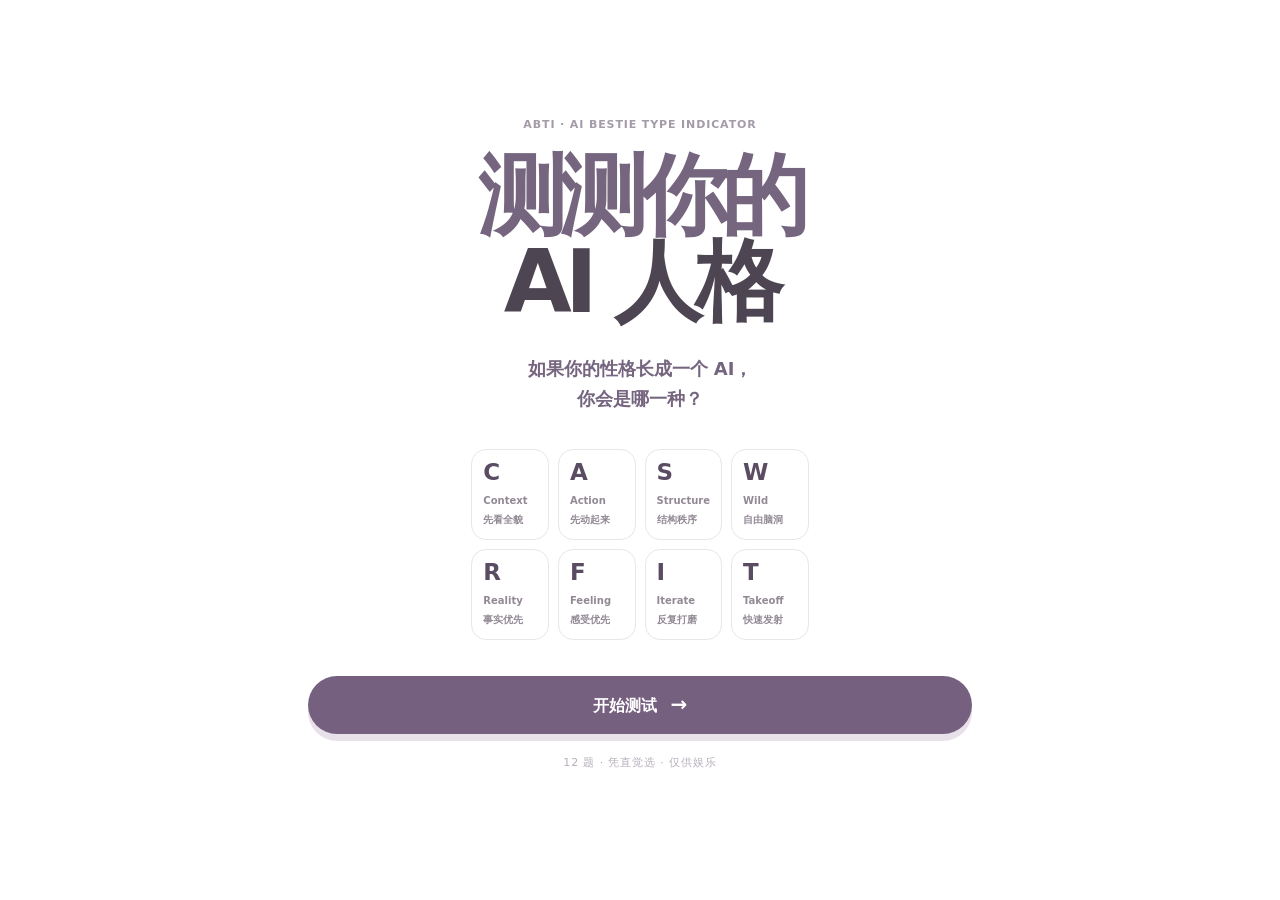
<file: index.html>
<!doctype html>
<html lang="zh-CN">
  <head>
    <meta charset="UTF-8" />
    <meta name="viewport" content="width=device-width, initial-scale=1.0" />
    <meta name="description" content="ABTI：测测你的 AI 人格。" />
    <title>ABTI｜测测你的 AI 人格</title>
    <link rel="stylesheet" href="style.css" />
  </head>
  <body>
    <main class="app-shell">
      <section id="intro-screen" class="screen intro-screen active" aria-labelledby="intro-title">
        <p class="eyebrow">ABTI · AI BESTIE TYPE INDICATOR</p>
        <h1 id="intro-title">测测你的<br /><em>AI 人格</em></h1>
        <p class="intro-copy">如果你的性格长成一个 AI，<br />你会是哪一种？</p>
        <div class="type-grid" aria-label="ABTI 四个维度">
          <div><b>C</b><span>Context<br />先看全貌</span></div><div><b>A</b><span>Action<br />先动起来</span></div><div><b>S</b><span>Structure<br />结构秩序</span></div><div><b>W</b><span>Wild<br />自由脑洞</span></div>
          <div><b>R</b><span>Reality<br />事实优先</span></div><div><b>F</b><span>Feeling<br />感受优先</span></div><div><b>I</b><span>Iterate<br />反复打磨</span></div><div><b>T</b><span>Takeoff<br />快速发射</span></div>
        </div>
        <button id="start-btn" class="primary-button">开始测试 <span>→</span></button>
        <p class="tiny-note">12 题 · 凭直觉选 · 仅供娱乐</p>
      </section>
      <section id="quiz-screen" class="screen quiz-screen" aria-live="polite">
        <header class="quiz-topbar"><button id="back-btn" class="text-button" type="button">← 返回</button><span id="progress-label">01 / 12</span></header>
        <div class="progress-track"><i id="progress-bar"></i></div>
        <p id="question-axis" class="axis-label"></p><h2 id="question-title"></h2><div id="options" class="option-list"></div>
      </section>
      <section id="result-screen" class="screen result-screen" aria-live="polite">
        <div class="result-hero"><p class="result-kicker">你的 AI 人格是：</p><h2 id="result-name"></h2><p id="result-code" class="result-code"></p><p id="result-mbti" class="result-mbti"></p><img id="result-image" class="result-image" alt="" /><blockquote id="result-quote"></blockquote></div>
        <div class="result-details">
          <section class="detail-block description-block"><p class="block-label">人格说明</p><p id="result-description"></p></section>
          <section class="detail-block"><p class="block-label">高光能力</p><p id="result-strength"></p></section>
          <section class="detail-block bug-block"><p class="block-label">隐藏 Bug</p><p id="result-bug"></p></section>
          <section class="detail-block advice-block"><p class="block-label">今日建议</p><p id="result-advice"></p></section>
          <section class="partner-card"><p class="block-label">召唤搭子</p><h3 id="partner-name"></h3><p id="partner-reason"></p></section>
        </div>
        <div class="result-actions"><button id="share-btn" class="primary-button">分享我的人格</button><button id="restart-btn" class="secondary-button">再测一次</button></div>
      </section>
    </main><script src="app.js"></script>
  </body>
</html>
</file>
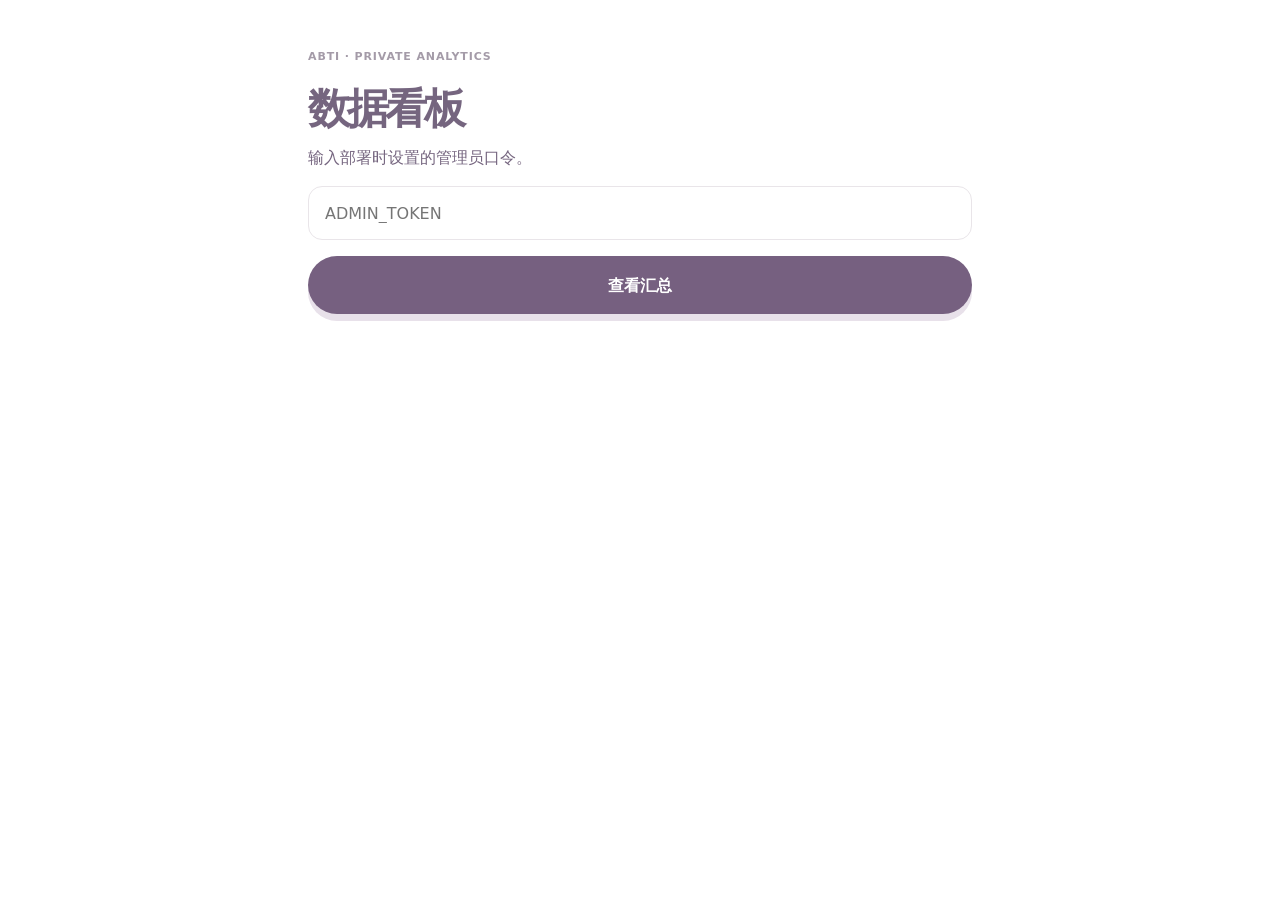
<file: admin.html>
<!doctype html>
<html lang="zh-CN"><head><meta charset="UTF-8"><meta name="viewport" content="width=device-width,initial-scale=1.0"><title>ABTI · 数据看板</title><link rel="stylesheet" href="style.css"><style>.admin{max-width:720px;margin:0 auto;padding:48px 28px}.admin h1{font-size:42px}.admin p{line-height:1.6}.admin input{width:100%;height:54px;padding:0 16px;border:1px solid var(--line);border-radius:14px;font:inherit}.admin-grid{display:grid;grid-template-columns:repeat(2,1fr);gap:12px;margin:24px 0}.metric{padding:20px;border:1px solid var(--line);border-radius:16px}.metric b{display:block;font-size:38px}.ranking{padding:0;margin:0;list-style:none}.ranking li{display:flex;justify-content:space-between;padding:16px 0;border-bottom:1px solid var(--line);font-weight:700}#dashboard[hidden]{display:none}</style></head>
<body><main class="admin"><p class="eyebrow">ABTI · PRIVATE ANALYTICS</p><h1>数据看板</h1><section id="login"><p>输入部署时设置的管理员口令。</p><input id="token" type="password" autocomplete="current-password" placeholder="ADMIN_TOKEN"><p><button id="load" class="primary-button">查看汇总</button></p><p id="error"></p></section><section id="dashboard" hidden><div class="admin-grid"><div class="metric"><span>累计测试</span><b id="total">0</b></div><div class="metric"><span>近 7 天</span><b id="week">0</b></div></div><p class="block-label">人格排行榜</p><ol id="ranking" class="ranking"></ol><p class="block-label" style="margin-top:32px">近 7 天维度倾向</p><div id="dimensions" class="type-grid"></div></section></main>
<script>
const token=document.querySelector("#token"),error=document.querySelector("#error");
document.querySelector("#load").addEventListener("click",async()=>{error.textContent="";const response=await fetch("/api/stats",{headers:{"x-admin-token":token.value}});if(!response.ok){error.textContent=response.status===401?"口令不正确。":"暂时无法读取数据，请检查环境变量。";return}const data=await response.json();document.querySelector("#login").hidden=true;document.querySelector("#dashboard").hidden=false;document.querySelector("#total").textContent=data.total;document.querySelector("#week").textContent=data.last7Days;document.querySelector("#ranking").innerHTML=data.byResult.map((item,i)=>"<li><span>"+(i+1)+". "+item.name+" <small>"+item.code+"</small></span><b>"+item.count+"</b></li>").join("");document.querySelector("#dimensions").innerHTML=Object.entries(data.dimensions).map(([key,value])=>"<div><b>"+key+"</b><span>"+value+" 次选择</span></div>").join("")});
</script></body></html>
</file>
<file: style.css>
:root{--ink:#75657f;--muted:#b9b3ba;--line:#e9e5e9;--lavender:#f3eff6;--accent:#766080;--white:#fff}*{box-sizing:border-box}html{scroll-behavior:smooth}body{margin:0;color:var(--ink);background:var(--white);font-family:"PingFang SC","Hiragino Sans GB","Microsoft YaHei",system-ui,sans-serif}button{font:inherit;cursor:pointer}.app-shell{width:min(100%,720px);min-height:100vh;margin:0 auto;overflow:hidden}.screen{display:none;min-height:100vh;padding:36px 28px 48px}.screen.active{display:flex;flex-direction:column}.eyebrow,.axis-label,.block-label,.result-mbti,.tiny-note{letter-spacing:.08em}.intro-screen{justify-content:center;text-align:center}.eyebrow{margin:0 0 22px;font-size:11px;font-weight:800;color:#a49ba8}h1{margin:0;font-size:clamp(56px,13vw,88px);line-height:.98;letter-spacing:-.08em;font-weight:900}h1 em{font-style:normal;color:#4d4552}.intro-copy{margin:28px 0 34px;font-size:18px;font-weight:700;line-height:1.7}.type-grid{display:grid;grid-template-columns:repeat(4,1fr);gap:9px;margin:0 auto 36px;max-width:520px;text-align:left}.type-grid div{min-height:91px;padding:11px;border:1px solid var(--line);border-radius:15px;background:#fff}.type-grid b{display:block;margin-bottom:5px;color:#5a4c63;font-size:23px;line-height:1}.type-grid span{color:#928995;font-size:10px;font-weight:700;line-height:1.35}.primary-button,.secondary-button{width:100%;min-height:58px;border-radius:999px;font-weight:900;transition:transform .18s ease,opacity .18s ease}.primary-button{border:0;color:#fff;background:var(--accent);box-shadow:0 7px 0 #e8e1ea}.primary-button:hover{transform:translateY(-2px)}.primary-button span{padding-left:8px;font-size:20px}.tiny-note{margin:21px 0 0;color:#b6aebb;font-size:11px}.quiz-screen{padding-top:24px}.quiz-topbar{display:flex;justify-content:space-between;align-items:center;color:#a69ca9;font-size:13px;font-weight:800}.text-button{padding:8px 0;border:0;color:inherit;background:transparent;font-weight:800}.progress-track{height:4px;margin:16px 0 59px;overflow:hidden;border-radius:999px;background:var(--lavender)}.progress-track i{display:block;width:8.33%;height:100%;border-radius:inherit;background:var(--accent);transition:width .25s ease}.axis-label{margin:0 0 16px;color:#a399a7;font-size:12px;font-weight:900}.quiz-screen h2{margin:0 0 39px;color:#4f4457;font-size:clamp(29px,7.5vw,44px);line-height:1.24;letter-spacing:-.055em}.option-list{display:grid;gap:13px}.option-button{display:flex;align-items:center;width:100%;min-height:94px;padding:18px;border:1px solid var(--line);border-radius:18px;color:#62556b;text-align:left;background:#fff;transition:border-color .15s ease,background .15s ease,transform .15s ease}.option-button:hover{border-color:var(--accent);background:#fbf9fc;transform:translateY(-1px)}.option-index{flex:0 0 auto;width:31px;height:31px;margin-right:15px;border-radius:50%;color:#fff;background:#96899e;font-size:13px;font-weight:900;display:grid;place-items:center}.option-text{font-size:16px;font-weight:750;line-height:1.5}.result-screen{padding:33px 0 54px}.result-hero{padding:0 28px;text-align:center}.result-kicker{margin:23px 0 14px;color:#9c919f;font-size:clamp(24px,6vw,40px);line-height:1;font-weight:900;letter-spacing:-.06em;text-align:left}.result-hero h2{margin:0;color:var(--ink);font-size:clamp(52px,13vw,86px);line-height:.98;font-weight:950;letter-spacing:-.085em;text-align:left}.result-code{margin:13px 0 0;color:#d6d3d6;font-size:clamp(36px,10vw,64px);line-height:1;font-weight:950;letter-spacing:.03em}.result-mbti{margin:10px 0 0;color:#b0a7b2;font-size:11px;font-weight:900}.result-image{display:block;width:min(100%,560px);max-height:620px;margin:10px auto 0;object-fit:contain}blockquote{margin:8px 0 0;color:var(--ink);font-size:clamp(32px,8vw,56px);line-height:1.1;font-weight:950;letter-spacing:-.075em}.result-details{display:grid;gap:0;margin-top:41px;border-top:1px solid var(--line)}.detail-block,.partner-card{padding:25px 28px;border-bottom:1px solid var(--line)}.block-label{margin:0 0 10px;color:#ad9fb1;font-size:11px;font-weight:950}.detail-block>p:last-child,.partner-card>p:last-child{margin:0;color:#655b6c;font-size:16px;font-weight:680;line-height:1.65}.bug-block{background:#fbfafb}.advice-block{background:#f6f2f7}.partner-card{margin-top:17px;border-top:1px solid var(--line);background:#766080}.partner-card .block-label,.partner-card h3,.partner-card>p:last-child{color:#fff}.partner-card h3{margin:0 0 8px;font-size:27px;letter-spacing:-.05em}.partner-card>p:last-child{opacity:.88}.result-actions{display:grid;gap:12px;padding:35px 28px 0}.secondary-button{border:1px solid #b8afbb;color:var(--ink);background:#fff;box-shadow:none}.secondary-button:hover{background:#faf8fb}@media(max-width:380px){.screen{padding-left:20px;padding-right:20px}.result-screen{padding-left:0;padding-right:0}.result-hero{padding-left:20px;padding-right:20px}.type-grid{gap:6px}.type-grid div{padding:9px}}
</file>
